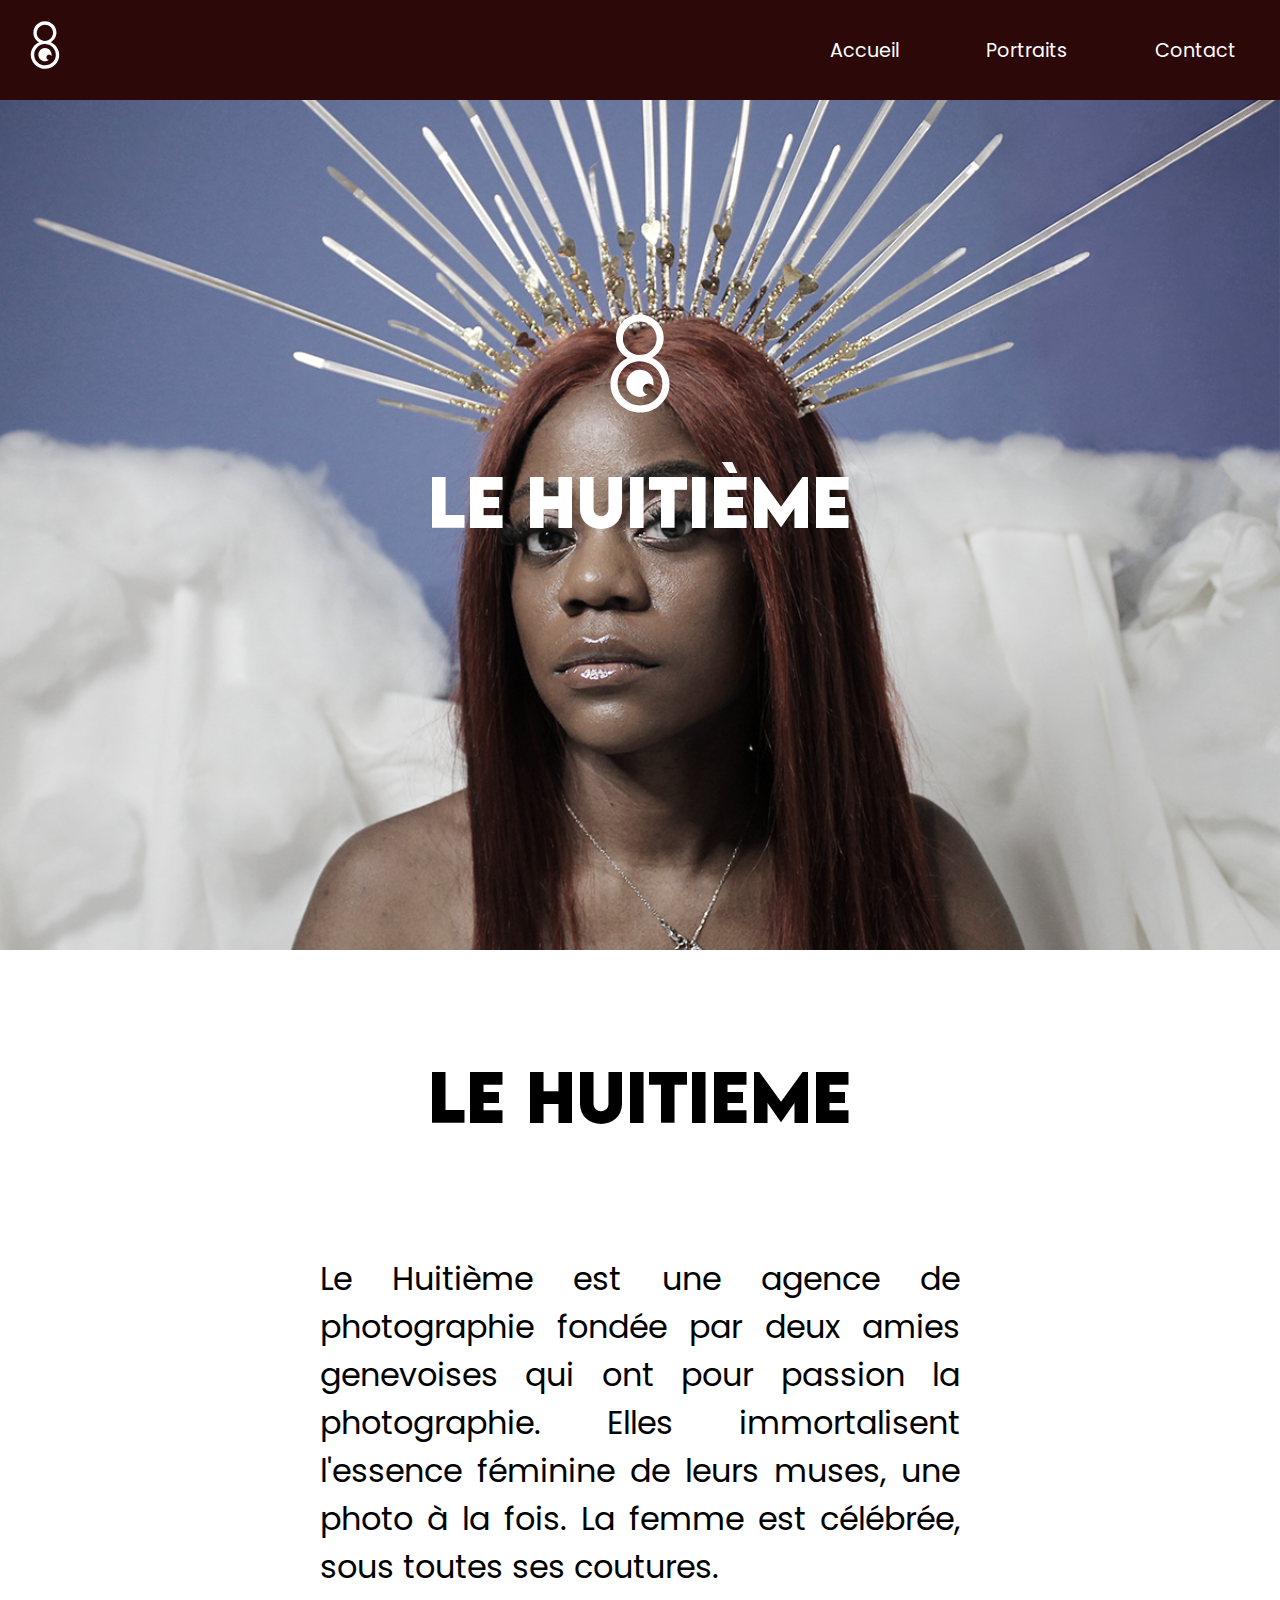
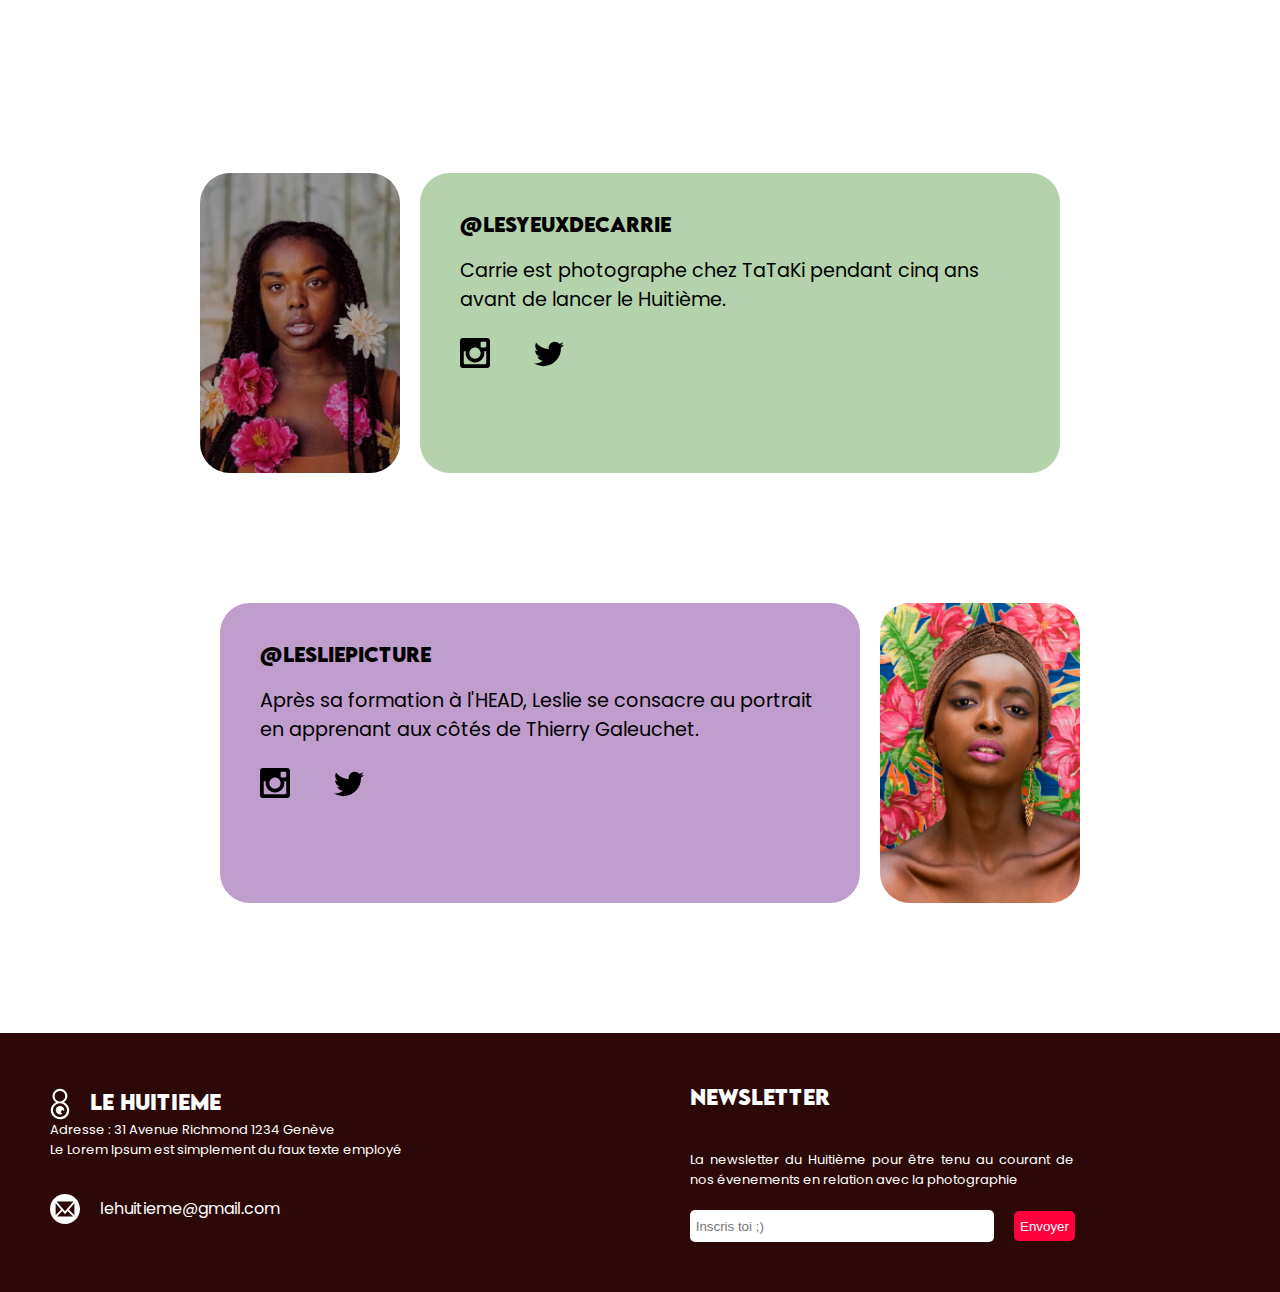
<file: index.html>
<!DOCTYPE html>
<html lang="fr">

<head>
    <meta charset="UTF-8">
    <meta http-equiv="X-UA-Compatible" content="IE=edge">
    <meta name="viewport" content="width=device-width, initial-scale=1.0">
    <meta name="description"
        content="Le Huitième est un studio photo situé à Genève spécialisé en portraits pour femmes. Original et innovant, chaque séance est pensée avec le sujet et lui crée un univers propre à lui. Voir galerie.">
    <meta name="keywords"
        content="photo, photos, photography, photographie, headshot, headshots, portrait, portraits, photo studio, studio photo, shoot, Genève photo">
    <link rel="stylesheet" href="style.css">
    <link rel="preconnect" href="https://fonts.gstatic.com">
    <link href="https://fonts.googleapis.com/css2?family=Poppins:wght@400;500&display=swap" rel="stylesheet">
    <link rel="shortcut icon" href="img/favicon.png" type="image/x-icon">
    <title>Accueil | le Huitième</title>
</head>

<body>

    <!--Header-->
    <header class="header">
        <div class="main-nav">
            <div class="main-nav__logo">
                <a href="index.html"><img id="logo" src="img/logo-8w.svg" alt="logo du Huitième composé d'un huit avec un objectif sur la partie inférieure"></a>
            </div>
            <div class="mobile-menu mobile">
                <a href="javascript:void(0);" onclick="myClick()">
                    <svg version="1.1" xmlns="http://www.w3.org/2000/svg" xmlns:xlink="http://www.w3.org/1999/xlink" width="16" height="16" viewBox="0 0 16 16">
                        <path d="M1 3h14v3h-14zM1 7h14v3h-14zM1 11h14v3h-14z"></path>
                    </svg> 
                </a>      
            </div>
            <ul class="main-nav__list desktop">
                <li class="main-nav__item"><a class="main-nav__link" href="index.html">Accueil</a></li>
                <li class="main-nav__item"><a class="main-nav__link" href="galerie.html">Portraits</a></li>
                <li class="main-nav__item"><a class="main-nav__link" href="contact.html">Contact</a></li>
            </ul>
        </div>
    </header>
    <section class="mobile-nav mobile" id="selection-zbi">
        <div class="mobil-nav_container mobile">
            <ul class="mobile-nav__list mobile">
                <li class="mobile-nav__item"><svg version="1.1" xmlns="http://www.w3.org/2000/svg" xmlns:xlink="http://www.w3.org/1999/xlink" width="16" height="16" viewBox="0 0 16 16">
                    <path  d="M16 9.5l-3-3v-4.5h-2v2.5l-3-3-8 8v0.5h2v5h5v-3h2v3h5v-5h2z"></path>
                    </svg>
                    <a class="mobile-nav__link" href="index.html">Accueil</a></li>
                <li class="mobile-nav__item"><svg version="1.1" xmlns="http://www.w3.org/2000/svg" xmlns:xlink="http://www.w3.org/1999/xlink" width="18" height="16" viewBox="0 0 18 16">
                    <path  d="M17 2h-1v-1c0-0.55-0.45-1-1-1h-14c-0.55 0-1 0.45-1 1v12c0 0.55 0.45 1 1 1h1v1c0 0.55 0.45 1 1 1h14c0.55 0 1-0.45 1-1v-12c0-0.55-0.45-1-1-1zM2 3v10h-0.998c-0.001-0.001-0.001-0.001-0.002-0.002v-11.996c0.001-0.001 0.001-0.001 0.002-0.002h13.996c0.001 0.001 0.001 0.001 0.002 0.002v0.998h-12c-0.55 0-1 0.45-1 1v0zM17 14.998c-0.001 0.001-0.001 0.001-0.002 0.002h-13.996c-0.001-0.001-0.001-0.001-0.002-0.002v-11.996c0.001-0.001 0.001-0.001 0.002-0.002h13.996c0.001 0.001 0.001 0.001 0.002 0.002v11.996z"></path>
                    <path  d="M15 5.5c0 0.828-0.672 1.5-1.5 1.5s-1.5-0.672-1.5-1.5 0.672-1.5 1.5-1.5 1.5 0.672 1.5 1.5z"></path>
                    <path  d="M16 14h-12v-2l3.5-6 4 5h1l3.5-3z"></path>
                    </svg>
                    <a class="mobile-nav__link" href="galerie.html">Portraits</a></li>
                <li class="mobile-nav__item"><svg version="1.1" xmlns="http://www.w3.org/2000/svg" xmlns:xlink="http://www.w3.org/1999/xlink" width="16" height="16" viewBox="0 0 16 16">
                    <path  d="M13.333 0h-10.666c-1.467 0-2.667 1.2-2.667 2.667v10.666c0 1.468 1.2 2.667 2.667 2.667h10.666c1.467 0 2.667-1.199 2.667-2.667v-10.666c0-1.467-1.2-2.667-2.667-2.667zM13.333 2c0.125 0 0.243 0.036 0.344 0.099l-5.678 4.694-5.677-4.694c0.101-0.063 0.219-0.099 0.344-0.099h10.666zM2.667 14c-0.030 0-0.060-0.002-0.089-0.006l3.525-4.89-0.457-0.457-3.646 3.646v-9.549l6 7.256 6-7.256v9.549l-3.646-3.646-0.457 0.457 3.525 4.89c-0.029 0.004-0.059 0.006-0.088 0.006h-10.666z"></path>
                    </svg>
                    <a class="mobile-nav__link" href="contact.html">Contact</a></li>
            </ul>
        </div>

    </section>

    <!--Section-->
    <section class="homepage">
        <!--Slider-->
                <div class="zeubi-overflow">
                    <div class="slider">
                        <div class="slide-ana">
                            <div class="zeubi-img" style="background-image: url(img/Slide1.png)">
                            </div>
                            <div class="zeubi-img" style="background-image: url(img/Slide2.png)">
                            </div>
                            <div class="zeubi-img" style="background-image: url(img/Slide3.png)">
                            </div>
                            <div class="zeubi-img" style="background-image: url(img/Slide4.png)">
                            </div>
                        </div>
                    </div>
                </div>
                <div class="title-boss">
                    <div class="title-container_zeubi">
                        <img class="zeubi-criminal" src="img/logo-8w.svg" alt="logo du Huitième composé d'un huit avec un objectif sur la partie inférieure">
                        <h1>LE HUITIÈME</h1>
                    </div>
                </div>

        <!--About-->
        <div class="intro">
            <div class="intro-text">
                <h2 class="intro-text__title">LE HUITIEME</h2>
                <p class="intro-text__p">Le Huitième est une agence de photographie fondée par deux amies
                    genevoises qui ont pour passion la photographie.
                    Elles immortalisent l'essence féminine de leurs muses, une photo à la
                    fois.
                    La femme est célébrée, sous toutes ses coutures.</p>
            </div>
        </div>

        <div class="about">
            <!--About Carrie-->
            <div class="about-container">
                <div class="about-container__img carrie animation1">
                </div>
                <div class="about-container__text">
                    <h3 class="about-container__h3" >@LESYEUXDECARRIE</h3>
                    <p class="about-container__p" >Carrie est photographe chez
                        TaTaKi pendant cinq ans avant
                        de lancer le Huitième.</p>
                    <a class="about-container__icon" href="https://www.instagram.com/"><svg version="1.1" xmlns="http://www.w3.org/2000/svg" xmlns:xlink="http://www.w3.org/1999/xlink" width="16" height="16" viewBox="0 0 16 16">
                        <path  d="M14.5 0h-13c-0.825 0-1.5 0.675-1.5 1.5v13c0 0.825 0.675 1.5 1.5 1.5h13c0.825 0 1.5-0.675 1.5-1.5v-13c0-0.825-0.675-1.5-1.5-1.5zM11 2.5c0-0.275 0.225-0.5 0.5-0.5h2c0.275 0 0.5 0.225 0.5 0.5v2c0 0.275-0.225 0.5-0.5 0.5h-2c-0.275 0-0.5-0.225-0.5-0.5v-2zM8 5c1.656 0 3 1.344 3 3s-1.344 3-3 3c-1.656 0-3-1.344-3-3s1.344-3 3-3zM14 13.5v0c0 0.275-0.225 0.5-0.5 0.5h-11c-0.275 0-0.5-0.225-0.5-0.5v0-6.5h1.1c-0.066 0.322-0.1 0.656-0.1 1 0 2.762 2.237 5 5 5s5-2.238 5-5c0-0.344-0.034-0.678-0.1-1h1.1v6.5z"></path>
                        </svg></a>
                    <a class="about-container__icon" href="https://www.twitter.com/"><svg version="1.1" xmlns="http://www.w3.org/2000/svg" xmlns:xlink="http://www.w3.org/1999/xlink" width="16" height="16" viewBox="0 0 16 16">
                        <path  d="M16 3.538c-0.588 0.263-1.222 0.438-1.884 0.516 0.678-0.406 1.197-1.050 1.444-1.816-0.634 0.375-1.338 0.65-2.084 0.797-0.6-0.638-1.453-1.034-2.397-1.034-1.813 0-3.281 1.469-3.281 3.281 0 0.256 0.028 0.506 0.084 0.747-2.728-0.138-5.147-1.444-6.766-3.431-0.281 0.484-0.444 1.050-0.444 1.65 0 1.138 0.578 2.144 1.459 2.731-0.538-0.016-1.044-0.166-1.488-0.409 0 0.013 0 0.028 0 0.041 0 1.591 1.131 2.919 2.634 3.219-0.275 0.075-0.566 0.116-0.866 0.116-0.212 0-0.416-0.022-0.619-0.059 0.419 1.303 1.631 2.253 3.066 2.281-1.125 0.881-2.538 1.406-4.078 1.406-0.266 0-0.525-0.016-0.784-0.047 1.456 0.934 3.181 1.475 5.034 1.475 6.037 0 9.341-5.003 9.341-9.341 0-0.144-0.003-0.284-0.009-0.425 0.641-0.459 1.197-1.038 1.637-1.697z"></path>
                        </svg></a>
                </div>
            </div>
            <!--About Leslie-->
            <div class="about-container re">
                <div class="about-container__img leslie animation1">
                </div>
                <div class="about-container__text" id="zool">
                    <h3 class="about-container__h3" >@LESLIEPICTURE</h3>
                    <p class="about-container__p" >Après sa formation à
                        l'HEAD, Leslie se consacre au
                        portrait en apprenant aux côtés
                        de Thierry Galeuchet.</p>
                    <a class="about-container__icon" href="https://www.instagram.com/"><svg version="1.1" xmlns="http://www.w3.org/2000/svg" xmlns:xlink="http://www.w3.org/1999/xlink" width="16" height="16" viewBox="0 0 16 16">
                        <path d="M14.5 0h-13c-0.825 0-1.5 0.675-1.5 1.5v13c0 0.825 0.675 1.5 1.5 1.5h13c0.825 0 1.5-0.675 1.5-1.5v-13c0-0.825-0.675-1.5-1.5-1.5zM11 2.5c0-0.275 0.225-0.5 0.5-0.5h2c0.275 0 0.5 0.225 0.5 0.5v2c0 0.275-0.225 0.5-0.5 0.5h-2c-0.275 0-0.5-0.225-0.5-0.5v-2zM8 5c1.656 0 3 1.344 3 3s-1.344 3-3 3c-1.656 0-3-1.344-3-3s1.344-3 3-3zM14 13.5v0c0 0.275-0.225 0.5-0.5 0.5h-11c-0.275 0-0.5-0.225-0.5-0.5v0-6.5h1.1c-0.066 0.322-0.1 0.656-0.1 1 0 2.762 2.237 5 5 5s5-2.238 5-5c0-0.344-0.034-0.678-0.1-1h1.1v6.5z"></path>
                        </svg></a>
                    <a class="about-container__icon" href="https://www.twitter.com/"><svg version="1.1" xmlns="http://www.w3.org/2000/svg" xmlns:xlink="http://www.w3.org/1999/xlink" width="16" height="16" viewBox="0 0 16 16">
                        <path d="M16 3.538c-0.588 0.263-1.222 0.438-1.884 0.516 0.678-0.406 1.197-1.050 1.444-1.816-0.634 0.375-1.338 0.65-2.084 0.797-0.6-0.638-1.453-1.034-2.397-1.034-1.813 0-3.281 1.469-3.281 3.281 0 0.256 0.028 0.506 0.084 0.747-2.728-0.138-5.147-1.444-6.766-3.431-0.281 0.484-0.444 1.050-0.444 1.65 0 1.138 0.578 2.144 1.459 2.731-0.538-0.016-1.044-0.166-1.488-0.409 0 0.013 0 0.028 0 0.041 0 1.591 1.131 2.919 2.634 3.219-0.275 0.075-0.566 0.116-0.866 0.116-0.212 0-0.416-0.022-0.619-0.059 0.419 1.303 1.631 2.253 3.066 2.281-1.125 0.881-2.538 1.406-4.078 1.406-0.266 0-0.525-0.016-0.784-0.047 1.456 0.934 3.181 1.475 5.034 1.475 6.037 0 9.341-5.003 9.341-9.341 0-0.144-0.003-0.284-0.009-0.425 0.641-0.459 1.197-1.038 1.637-1.697z"></path>
                        </svg></a>
                </div>
            </div>
        </div>
    </section>


    <!--Footer-->
    <footer class="footer">
        <div class="footer-container">
            <div class="footer-container__body">
                <div class="zeubi">
                <img src="img/logo-8w.svg" alt="">
                <h3 class="footer-container__title">LE HUITIEME</h3>
                </div>
                <p class="footer-container__text">Adresse : 31 Avenue Richmond 1234 Genève<br>
                    Le Lorem Ipsum est simplement du faux texte employé  
                </p>
                <div class="footer-container__link">
                    <svg version="1.1" xmlns="http://www.w3.org/2000/svg" xmlns:xlink="http://www.w3.org/1999/xlink" width="16" height="16" viewBox="0 0 16 16">
                        <path fill="white" d="M8 0c-4.418 0-8 3.582-8 8s3.582 8 8 8 8-3.582 8-8-3.582-8-8-8zM4 4h8c0.143 0 0.281 0.031 0.409 0.088l-4.409 5.143-4.409-5.143c0.127-0.058 0.266-0.088 0.409-0.088zM3 11v-6c0-0.021 0.001-0.042 0.002-0.063l2.932 3.421-2.9 2.9c-0.023-0.083-0.034-0.17-0.034-0.258zM12 12h-8c-0.088 0-0.175-0.012-0.258-0.034l2.846-2.846 1.413 1.648 1.413-1.648 2.846 2.846c-0.083 0.023-0.17 0.034-0.258 0.034zM13 11c0 0.088-0.012 0.175-0.034 0.258l-2.9-2.9 2.932-3.421c0.001 0.021 0.002 0.042 0.002 0.063v6z"></path>
                    </svg>                        
                    <p>lehuitieme@gmail.com</p>
                </div>
            </div>
            <div class="footer-container__body">
                <h4 class="footer-container__title">NEWSLETTER</h4>
                <p class="footer-container__text">La newsletter du Huitième pour être tenu au courant de nos évenements en relation avec la photographie</p>
                <div class="footer-container__link">
                    <input type="text" id="email" name="email" placeholder=" Inscris toi ;)" >
                    <button type="button">Envoyer</button></div>
            </div>
        </div>
    </footer>

    <script src="index.js"></script>
    <script src="contactform.js"></script>
</body>

</html>
</file>
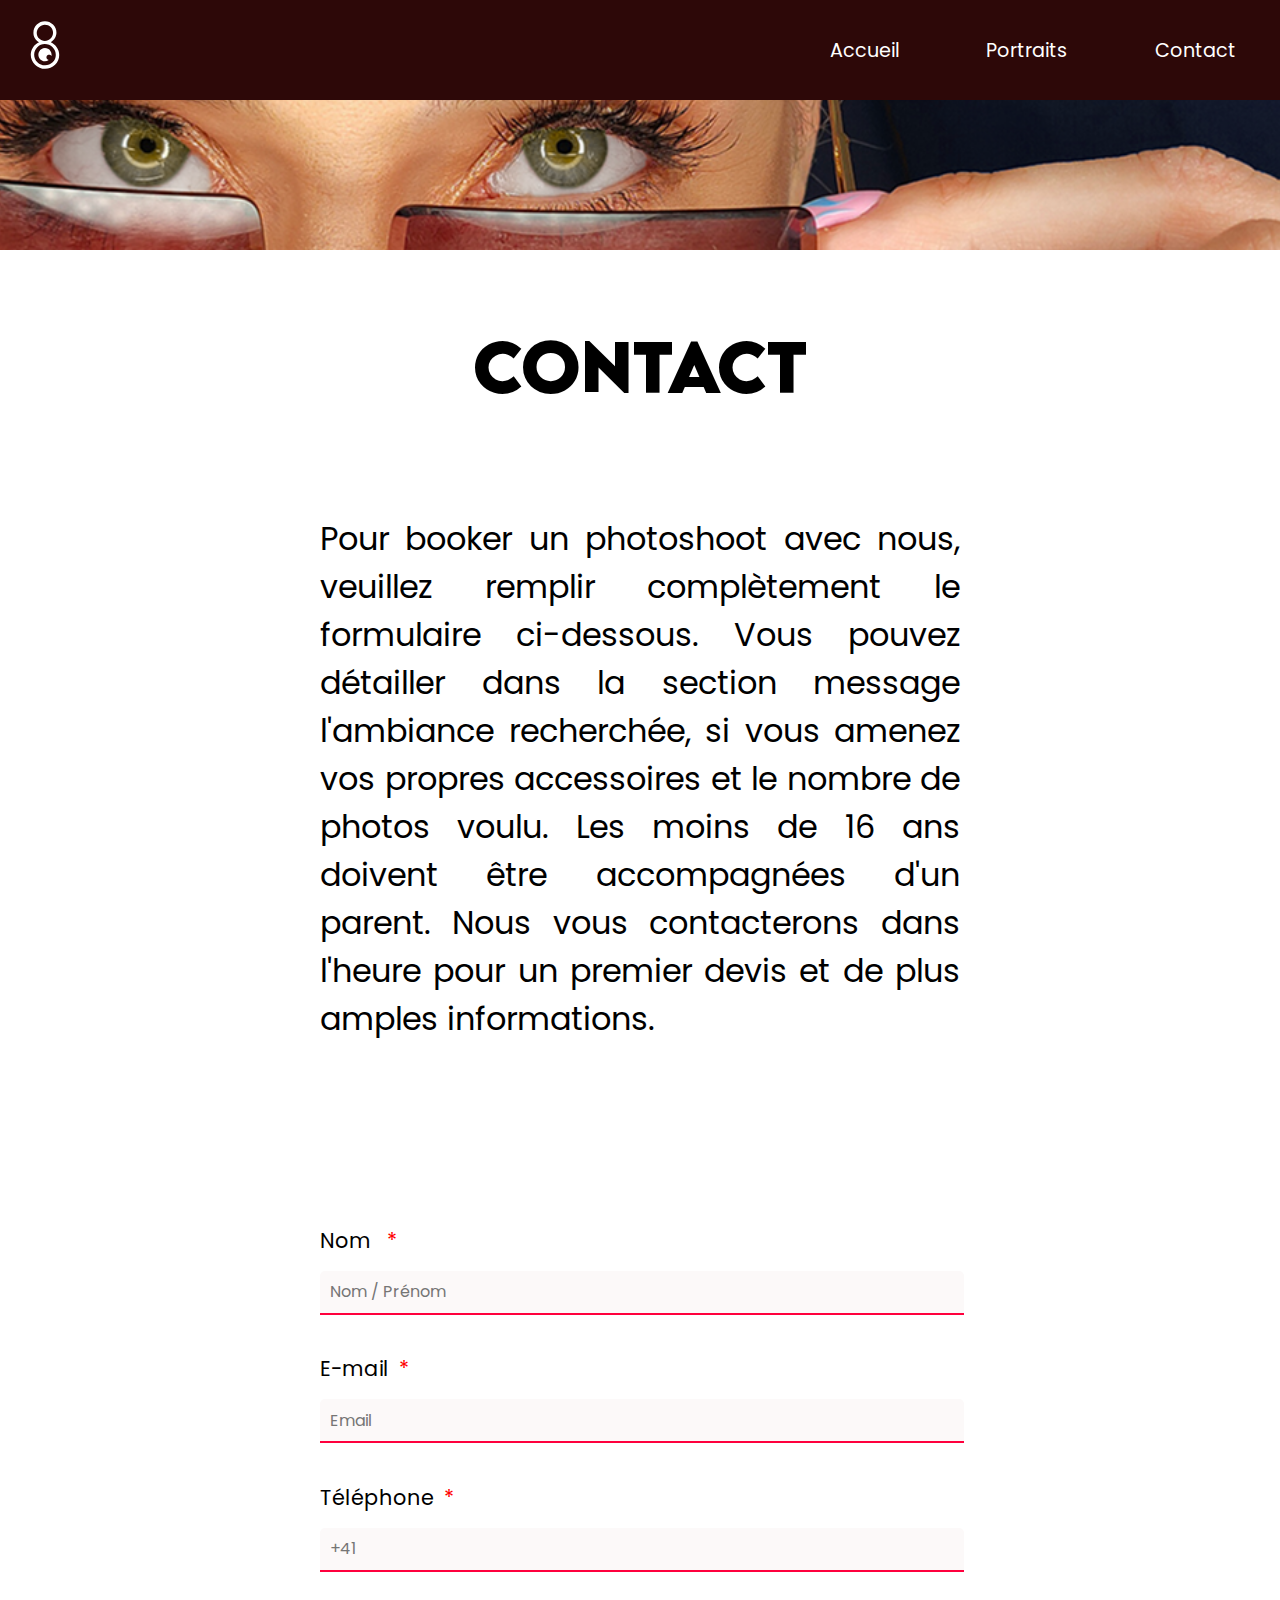
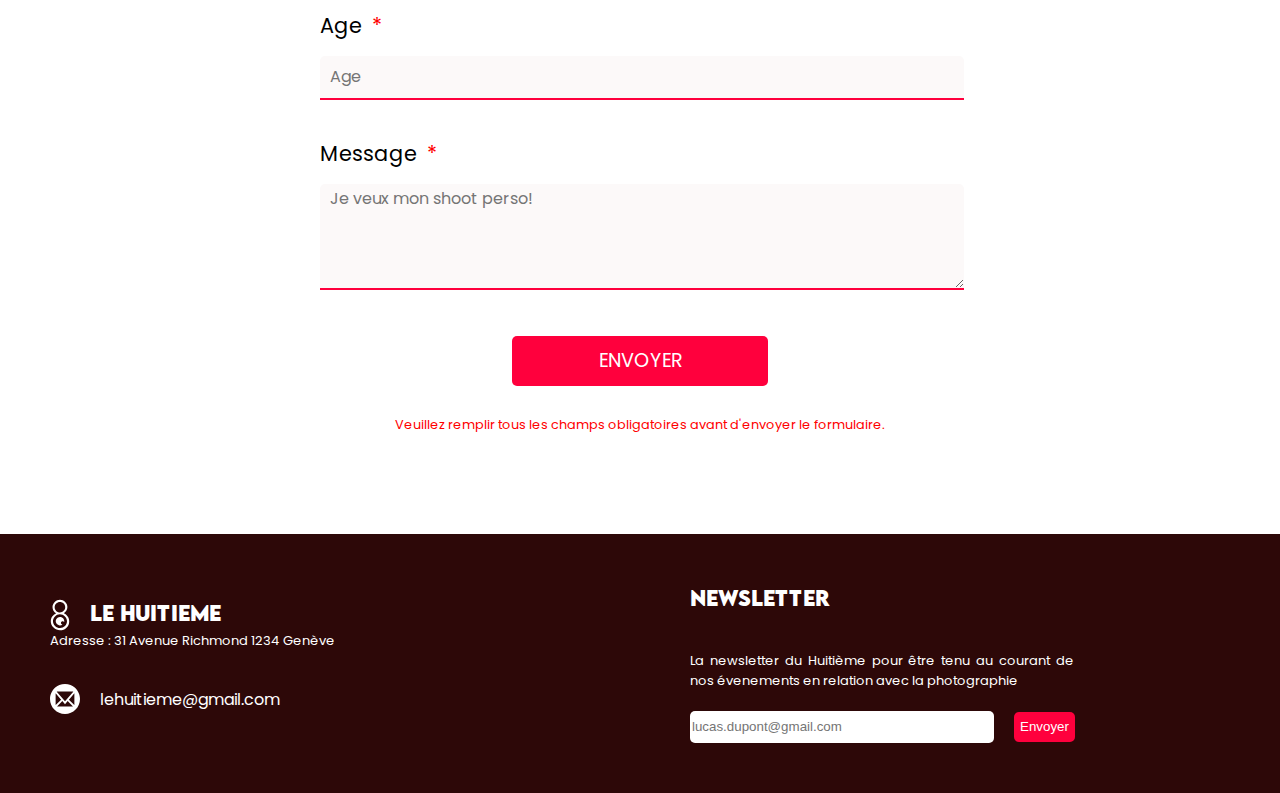
<file: contact.html>
<!DOCTYPE html>
<html lang="fr">

<head>
    <meta charset="UTF-8">
    <meta http-equiv="X-UA-Compatible" content="IE=edge">
    <meta name="viewport" content="width=device-width, initial-scale=1.0">
    <meta name="description"
        content="Le Huitième est un studio photo situé à Genève spécialisé en portraits pour femmes. Original et innovant, chaque séance est pensée avec le sujet et lui crée un univers propre à lui. Voir galerie.">
    <meta name="keywords"
        content="photo, photos, photography, photographie, headshot, headshots, portrait, portraits, photo studio, studio photo, shoot, Genève photo">
    <link rel="stylesheet" href="style.css"> 
    <link rel="shortcut icon" href="img/favicon.png" type="image/x-icon">
    <title>Accueil | le Huitième</title>
</head>

<body>

    <!--Header-->
    <header class="header">
        <div class="main-nav">
            <div class="main-nav__logo">
                <a href="index.html"><img id="logo" src="img/logo-8w.svg" alt="logo du Huitième composé d'un huit avec un objectif sur la partie inférieure"></a>
            </div>
            <div class="mobile-menu mobile">
                <a href="javascript:void(0);" onclick="myClick()">
                    <svg version="1.1" xmlns="http://www.w3.org/2000/svg" xmlns:xlink="http://www.w3.org/1999/xlink" width="16" height="16" viewBox="0 0 16 16">
                        <path d="M1 3h14v3h-14zM1 7h14v3h-14zM1 11h14v3h-14z"></path>
                    </svg> 
                </a>      
            </div>
            <ul class="main-nav__list desktop">
                <li class="main-nav__item"><a class="main-nav__link" href="index.html">Accueil</a></li>
                <li class="main-nav__item"><a class="main-nav__link" href="galerie.html">Portraits</a></li>
                <li class="main-nav__item"><a class="main-nav__link" href="contact.html">Contact</a></li>
            </ul>
        </div>
    </header>
    <section class="mobile-nav mobile" id="selection-zbi">
        <div class="mobil-nav_container mobile">
            <ul class="mobile-nav__list mobile">
                <li class="mobile-nav__item"><svg version="1.1" xmlns="http://www.w3.org/2000/svg" xmlns:xlink="http://www.w3.org/1999/xlink" width="16" height="16" viewBox="0 0 16 16">
                    <path  d="M16 9.5l-3-3v-4.5h-2v2.5l-3-3-8 8v0.5h2v5h5v-3h2v3h5v-5h2z"></path>
                    </svg>
                    <a class="mobile-nav__link" href="index.html">Accueil</a></li>
                <li class="mobile-nav__item"><svg version="1.1" xmlns="http://www.w3.org/2000/svg" xmlns:xlink="http://www.w3.org/1999/xlink" width="18" height="16" viewBox="0 0 18 16">
                    <path  d="M17 2h-1v-1c0-0.55-0.45-1-1-1h-14c-0.55 0-1 0.45-1 1v12c0 0.55 0.45 1 1 1h1v1c0 0.55 0.45 1 1 1h14c0.55 0 1-0.45 1-1v-12c0-0.55-0.45-1-1-1zM2 3v10h-0.998c-0.001-0.001-0.001-0.001-0.002-0.002v-11.996c0.001-0.001 0.001-0.001 0.002-0.002h13.996c0.001 0.001 0.001 0.001 0.002 0.002v0.998h-12c-0.55 0-1 0.45-1 1v0zM17 14.998c-0.001 0.001-0.001 0.001-0.002 0.002h-13.996c-0.001-0.001-0.001-0.001-0.002-0.002v-11.996c0.001-0.001 0.001-0.001 0.002-0.002h13.996c0.001 0.001 0.001 0.001 0.002 0.002v11.996z"></path>
                    <path  d="M15 5.5c0 0.828-0.672 1.5-1.5 1.5s-1.5-0.672-1.5-1.5 0.672-1.5 1.5-1.5 1.5 0.672 1.5 1.5z"></path>
                    <path  d="M16 14h-12v-2l3.5-6 4 5h1l3.5-3z"></path>
                    </svg>
                    <a class="mobile-nav__link" href="galerie.html">Portraits</a></li>
                <li class="mobile-nav__item"><svg version="1.1" xmlns="http://www.w3.org/2000/svg" xmlns:xlink="http://www.w3.org/1999/xlink" width="16" height="16" viewBox="0 0 16 16">
                    <path  d="M13.333 0h-10.666c-1.467 0-2.667 1.2-2.667 2.667v10.666c0 1.468 1.2 2.667 2.667 2.667h10.666c1.467 0 2.667-1.199 2.667-2.667v-10.666c0-1.467-1.2-2.667-2.667-2.667zM13.333 2c0.125 0 0.243 0.036 0.344 0.099l-5.678 4.694-5.677-4.694c0.101-0.063 0.219-0.099 0.344-0.099h10.666zM2.667 14c-0.030 0-0.060-0.002-0.089-0.006l3.525-4.89-0.457-0.457-3.646 3.646v-9.549l6 7.256 6-7.256v9.549l-3.646-3.646-0.457 0.457 3.525 4.89c-0.029 0.004-0.059 0.006-0.088 0.006h-10.666z"></path>
                    </svg>
                    <a class="mobile-nav__link" href="contact.html">Contact</a></li>
            </ul>
        </div>

    </section>

    <!--Section-->
    <section class="contact">
            <div class="parallax parallax-contact"></div>
            <div class="intro-text">
                <h1 class="intro-text__title" >CONTACT</h1>
                <P class="intro-text__p">Pour booker un photoshoot avec nous, veuillez remplir complètement le formulaire ci-dessous. 
                    Vous pouvez détailler dans la section message l'ambiance recherchée, si vous amenez vos propres accessoires et le nombre de photos voulu. 
                    Les moins de 16 ans doivent être accompagnées d'un parent.
                    Nous vous contacterons dans l'heure pour un premier devis et de plus amples informations.</P>
            </div>
            <div  class="form-container">
                <form class="form" id="form" action="">
                    
                    <div class="form-item">
                    <label for="inputName" class="form-item__p">Nom <span style="color: red;">*</span></label><br>
                    <input class="input" type="text"  onkeyup="validateName()" id="inputName"
                    placeholder="  Nom / Prénom" name="name" required style="width:100%;">
                    <div id="nom-help" class="form__msg"></div>
                    <small id="msgvalidationnom" class="form-text text-alert"></small>
                    </div>

                    <div class="form-item">
                    <label for="email" class="form-item__p">E-mail<span style="color: red;">*</span></label><br>
                    <input class="input" type="text" onkeyup="validateEmail()" id="inputEmail" placeholder="  Email" name="email"  required style="width:100%;">
                    <small id="msgvalidationemail" class="form-text text-alert"></small>
                    </div>

                    <div class="form-item">
                    <label for="telephone" class="form-item__p">Téléphone<span style="color: red;">*</span></label><br>
                    <input class="input" type="text" onkeyup="validatePhone()" id="inputPhone" name="tel" placeholder="  +41 " required  style="width:100%;">
                    <small id="msgvalidationphone" class="form-text text-alert"></small>
                    </div>

                    <div class="form-item">
                    <label for="age" class="form-item__p">Age<span style="color: red;">*</span></label><br>
                    <input class="input" type="number" min="0" onkeyup="validateAge()" id="inputAge" name="age" placeholder="  Age" required style="width:100%;">
                    <small id="msgvalidationage" class="form-text text-alert"></small>
                    </div>

                    <div class="form-item">
                    <label for="message" class="form-item__p">Message<span style="color: red;">*</span></label><br>
                    <textarea class="input" type="text" id="msg" name="msg" placeholder="  Je veux mon shoot perso!" required style="width:100%;height: 100px;"></textarea>
                    </div>
                    
                    <div class="zeubi-btn">
                    <button  class="submit-btn" type="submit" value="Submit">ENVOYER</button>
                    </div>
                    <div style="font-size: 0.8em; color: red;">Veuillez remplir tous les champs obligatoires avant d'envoyer le formulaire.</div>
                </form>
            </div>


    </section>


    <!--Footer-->
    <footer class="footer">
        <div class="footer-container">
            <div class="footer-container__body">
                <div class="zeubi">
                <img src="img/logo-8w.svg" alt="">
                <h3 class="footer-container__title">LE HUITIEME</h3>
                </div>
                <p class="footer-container__text">Adresse : 31 Avenue Richmond 1234 Genève</p>
                <div class="footer-container__link">
                    <svg version="1.1" xmlns="http://www.w3.org/2000/svg" xmlns:xlink="http://www.w3.org/1999/xlink" width="16" height="16" viewBox="0 0 16 16">
                        <path fill="white" d="M8 0c-4.418 0-8 3.582-8 8s3.582 8 8 8 8-3.582 8-8-3.582-8-8-8zM4 4h8c0.143 0 0.281 0.031 0.409 0.088l-4.409 5.143-4.409-5.143c0.127-0.058 0.266-0.088 0.409-0.088zM3 11v-6c0-0.021 0.001-0.042 0.002-0.063l2.932 3.421-2.9 2.9c-0.023-0.083-0.034-0.17-0.034-0.258zM12 12h-8c-0.088 0-0.175-0.012-0.258-0.034l2.846-2.846 1.413 1.648 1.413-1.648 2.846 2.846c-0.083 0.023-0.17 0.034-0.258 0.034zM13 11c0 0.088-0.012 0.175-0.034 0.258l-2.9-2.9 2.932-3.421c0.001 0.021 0.002 0.042 0.002 0.063v6z"></path>
                    </svg>                        
                    <p>lehuitieme@gmail.com</p>
                </div>
            </div>
            <div class="footer-container__body">
                <h4 class="footer-container__title">NEWSLETTER</h4>
                <p class="footer-container__text">La newsletter du Huitième pour être tenu au courant de nos évenements en relation avec la photographie</p>
                <div class="footer-container__link">
                    <input type="text" id="email" name="email" placeholder="lucas.dupont@gmail.com" >
                    <button onclick="zeubi()" type="button">Envoyer</button></div>
            </div>
        </div>
    </footer>

    <link href="https://fonts.googleapis.com/css2?family=Poppins:wght@400;500&display=swap" rel="stylesheet">
    <script src="contactform.js"></script>
</body>

</html>
</file>
<file: style.css>
.mobile {
  display: none;
}

.slider {
  width: 100%;
  height: 100vh;
  -webkit-filter: grayscale(0.6);
          filter: grayscale(0.6);
  -webkit-transition: 1s;
  transition: 1s;
}

.zeubi-overflow {
  position: absolute;
  z-index: -10;
  width: 100%;
  height: 100vh;
}

.intro-text {
  display: -webkit-box;
  display: -ms-flexbox;
  display: flex;
  -webkit-box-orient: vertical;
  -webkit-box-direction: normal;
      -ms-flex-direction: column;
          flex-direction: column;
  -webkit-box-align: center;
      -ms-flex-align: center;
          align-items: center;
  text-align: justify;
  padding-bottom: 150px;
}

.intro-text__title {
  text-align: center;
  font-size: clamp(5vw, 1em, 7vw);
  padding-top: 100px;
  padding-bottom: 30px;
  font-family: "Lemon/milk";
}

.intro-text__p {
  text-align: justify;
  width: 50%;
  font-size: 2em;
}

.title-boss {
  width: 100%;
  height: 100vh;
  display: -ms-grid;
  display: grid;
  place-items: center;
  -webkit-box-align: center;
      -ms-flex-align: center;
          align-items: center;
}

.title-container_zeubi {
  display: -webkit-box;
  display: -ms-flexbox;
  display: flex;
  -webkit-box-orient: vertical;
  -webkit-box-direction: normal;
      -ms-flex-direction: column;
          flex-direction: column;
  -webkit-box-align: center;
      -ms-flex-align: center;
          align-items: center;
}

.title-container_zeubi img {
  width: 5vw;
  min-width: 30px;
}

.title-container_zeubi h1 {
  color: white;
  font-size: clamp(2vw, 4em, 5vw);
  font-family: "Lemon/milk";
}

.about {
  width: 100%;
  height: 100%;
  display: -webkit-box;
  display: -ms-flexbox;
  display: flex;
  -webkit-box-orient: vertical;
  -webkit-box-direction: normal;
      -ms-flex-direction: column;
          flex-direction: column;
  -webkit-box-align: center;
      -ms-flex-align: center;
          align-items: center;
  -webkit-box-pack: justify;
      -ms-flex-pack: justify;
          justify-content: space-between;
}

.about-container {
  display: -webkit-box;
  display: -ms-flexbox;
  display: flex;
  padding-bottom: 100px;
}

.re {
  -webkit-box-orient: horizontal;
  -webkit-box-direction: reverse;
      -ms-flex-direction: row-reverse;
          flex-direction: row-reverse;
}

.about-container__img + .about-container__text {
  margin-left: 20px;
  margin-right: 20px;
  margin-bottom: 30px;
}

.about-container__img {
  border-radius: 30px;
  height: 300px;
  width: 25vw;
  max-width: 200px;
  min-width: 150px;
}

.leslie {
  background-image: url("img/artiste2.jpg");
  background-size: cover;
}

.carrie {
  background-image: url("img/artiste1cropped.jpg");
  background-size: cover;
  background-position: center;
}

.about-container__text {
  width: 50vw;
  height: 300px;
  background-color: #b4d3ac;
  border-radius: 30px;
}

#zool {
  background-color: #bf9dcc;
}

.slide-ana div {
  width: 100%;
  height: 100%;
  position: absolute;
  top: 50px;
  z-index: -10;
  -webkit-transition: all 5s;
  transition: all 5s;
  background-size: cover;
  background-position: center center;
  background-repeat: no-repeat;
}

.about-container__h3 {
  padding: 20px 40px 0px 40px;
  text-align: justify;
  font-family: "lemon/milk";
}

.about-container__icon {
  font-size: 2em;
  color: black;
  padding-left: 40px;
}

.about-container__icon svg {
  width: 30px;
  height: 30px;
  fill: black;
  -webkit-transition: 1s;
  transition: 1s;
}

.about-container__icon svg:hover {
  -webkit-transform: scale(1.1);
          transform: scale(1.1);
  fill: #ff9901;
}

.about-container__p {
  padding: 0px 40px 0px 40px;
  font-size: 1.2em;
}

.zeubi-criminal {
  -webkit-transition: 1s;
  transition: 1s;
}

.zeubi-criminal:hover {
  -webkit-transform: rotate(180deg);
          transform: rotate(180deg);
}

.animation1 {
  -webkit-animation: float 5s ease-in-out;
          animation: float 5s ease-in-out;
}

.footer {
  width: 100%;
  height: -webkit-max-content;
  height: -moz-max-content;
  height: max-content;
  background-color: #2d0808;
  color: white;
}

.footer-container {
  display: -webkit-box;
  display: -ms-flexbox;
  display: flex;
  -webkit-box-align: center;
      -ms-flex-align: center;
          align-items: center;
  -ms-flex-pack: distribute;
      justify-content: space-around;
}

.footer-container__body {
  width: 50%;
  height: auto;
  padding: 50px;
}

.zeubi {
  display: -webkit-box;
  display: -ms-flexbox;
  display: flex;
  width: -webkit-max-content;
  width: -moz-max-content;
  width: max-content;
}

.zeubi img + .footer-container__title {
  margin-left: 20px;
}

.zeubi img {
  width: 20px;
}

.zeubi h3 {
  margin: 0;
}

.footer-container__title {
  font-size: 20px;
  font-family: "Lemon/milk";
  margin: 0;
  margin-bottom: 40px;
}

.footer-container__text {
  text-align: justify;
  width: 30vw;
  font-size: 13px;
  margin: 0;
}

.footer-container__link {
  display: -webkit-box;
  display: -ms-flexbox;
  display: flex;
  -webkit-box-align: center;
      -ms-flex-align: center;
          align-items: center;
  height: -webkit-min-content;
  height: -moz-min-content;
  height: min-content;
  margin-top: 20px;
}

.footer-container__link input {
  max-width: 300px;
  width: 30vw;
  height: 30px;
  border-radius: 5px;
  border: none;
}

.footer-container__link button {
  height: 30px;
  background-color: #FF003D;
  color: white;
  border: none;
  border-radius: 5px;
  margin-left: 20px;
  -webkit-transition: 1s;
  transition: 1s;
}

.footer-container__link button:hover {
  -webkit-transform: scale(1.1);
          transform: scale(1.1);
}

.footer-container__link p {
  width: -webkit-min-content;
  width: -moz-min-content;
  width: min-content;
  padding-left: 20px;
}

.footer-container__link svg {
  width: 30px;
  height: 30px;
}

.parallax-contact {
  background-image: url("img/L01-zeubi.png");
}

.contact-text__title {
  padding-top: 7%;
  text-align: center;
  font-size: 5em;
}

.form-item__p {
  font-size: clamp(1.2em, 1.3em, 2vw);
}

.form {
  display: -webkit-box;
  display: -ms-flexbox;
  display: flex;
  -webkit-box-align: center;
      -ms-flex-align: center;
          align-items: center;
  -webkit-box-pack: center;
      -ms-flex-pack: center;
          justify-content: center;
  -webkit-box-orient: vertical;
  -webkit-box-direction: normal;
      -ms-flex-direction: column;
          flex-direction: column;
  margin: 0 auto;
  width: 100%;
  align-items: center;
  padding-bottom: 100px;
}

.form-text {
  color: green;
}

.form-item {
  width: 50vw;
  max-width: 700px;
  padding-bottom: 3%;
}

.input {
  height: 40px;
  font-size: 1em;
  font-family: "poppins";
  border-radius: 5px 5px 0px 0px;
  border: none;
  border-bottom: 2px solid #FF003D;
  background: #fcf9f9;
  -webkit-transition: 3s;
  transition: 3s;
  margin-top: 15px;
}

.input:hover {
  -webkit-box-shadow: 1px 3px 50px -21px;
          box-shadow: 1px 3px 50px -21px;
  -webkit-transform: scale(1.01);
          transform: scale(1.01);
}

.submit-btn {
  height: 50px;
  background-color: #FF003D;
  color: white;
  border: none;
  font-family: "poppins";
  border-radius: 5px;
  max-width: 300px;
  width: 20vw;
  min-width: 100px;
  margin-bottom: 30px;
  font-size: clamp(1.5vw, 1.5em, 1.3vw);
  -webkit-transition: 0.2s;
  transition: 0.2s;
}

.submit-btn:active {
  background-color: #f72b6f;
}

.parallax {
  width: 100%;
  height: 20vh;
  background-size: cover;
  background-repeat: no-repeat;
  background-position: center;
  position: relative;
  top: 70px;
  z-index: -1;
}

.parallax-portrait {
  background-image: url("img/B03-zeubi.png");
}

.filter-items {
  display: -webkit-box;
  display: -ms-flexbox;
  display: flex;
  -ms-flex-wrap: wrap;
      flex-wrap: wrap;
  -webkit-box-pack: start;
      -ms-flex-pack: start;
          justify-content: flex-start;
  height: -webkit-max-content;
  height: -moz-max-content;
  height: max-content;
  padding: 20px;
}

.item {
  padding: 7px 25px;
  font-size: 1em;
  font-weight: 500;
  background-color: #b8b8b8;
  color: #ffffff;
  border-radius: 15px;
  -webkit-box-shadow: 0px 4px 4px 0px #00000040;
          box-shadow: 0px 4px 4px 0px #00000040;
  -webkit-transition: all 0.3s ease;
  transition: all 0.3s ease;
  -ms-flex-item-align: auto;
      -ms-grid-row-align: auto;
      align-self: auto;
  height: -webkit-max-content;
  height: -moz-max-content;
  height: max-content;
  cursor: pointer;
}

.galerie {
  width: 100%;
  height: 100%;
  display: -webkit-box;
  display: -ms-flexbox;
  display: flex;
  -webkit-box-pack: center;
      -ms-flex-pack: center;
          justify-content: center;
}

.grid-box {
  margin-top: 150px;
  margin-bottom: 200px;
  -webkit-column-count: 4;
          column-count: 4;
  -webkit-column-gap: 10px;
          column-gap: 10px;
  row-gap: 20px;
  grid-auto-rows: auto;
}

.image {
  margin-bottom: 10px;
  cursor: pointer;
}

img {
  border-radius: 10%;
  width: 20vw;
}

span {
  margin-left: 10px;
  margin-bottom: 10px;
}

.active {
  color: white;
  background: #FAA638;
}

.image-box {
  width: 100%;
  display: -webkit-box;
  display: -ms-flexbox;
  display: flex;
  -webkit-box-pack: center;
      -ms-flex-pack: center;
          justify-content: center;
  padding-top: 50px;
  padding-bottom: 50px;
  height: -webkit-max-content;
  height: -moz-max-content;
  height: max-content;
  background-color: #fcf9f9;
  -webkit-box-shadow: inset -2px -7px 35px -8px rgba(0, 0, 0, 0.36);
          box-shadow: inset -2px -7px 35px -8px rgba(0, 0, 0, 0.36);
}

.icon {
  cursor: pointer;
}

.hide {
  display: none;
}

.show {
  display: block;
}

.header {
  position: fixed;
  top: 0;
  display: -webkit-box;
  display: -ms-flexbox;
  display: flex;
  width: 100%;
  height: 100px;
  background-color: #2d0808;
}

.main-nav {
  width: 100%;
  display: -webkit-box;
  display: -ms-flexbox;
  display: flex;
  -webkit-box-pack: justify;
      -ms-flex-pack: justify;
          justify-content: space-between;
}

.main-nav__logo {
  padding: 20px;
  width: 100%;
  height: -webkit-min-content;
  height: -moz-min-content;
  height: min-content;
}

.main-nav__logo img {
  width: 50px;
  height: 50px;
  -webkit-transition: 1s;
  transition: 1s;
}

#logo:hover {
  -webkit-transform: rotate(180deg);
          transform: rotate(180deg);
}

.main-nav__list {
  display: -webkit-box;
  display: -ms-flexbox;
  display: flex;
  height: inherit;
  -webkit-box-align: center;
      -ms-flex-align: center;
          align-items: center;
  width: 70%;
  -ms-flex-pack: distribute;
      justify-content: space-around;
  font-size: clamp(1.5vw, 1em, 1vw);
}

.main-nav__list a {
  color: white;
}

.main-nav__item {
  list-style-type: none;
}

.main-nav__link {
  text-decoration: none;
}

@media screen and (max-width: 768px) {
  .desktop {
    display: none;
  }
  .mobile {
    display: block;
  }
  .mobile-menu {
    width: -webkit-max-content;
    width: -moz-max-content;
    width: max-content;
    min-width: 100px;
    display: -ms-grid;
    display: grid;
    place-items: center;
  }
  .mobile-menu svg {
    fill: white;
    width: 30px;
    height: 100px;
  }
  .mobile-nav {
    padding: 150px 0px 0px 0px;
    height: 100%;
  }
  .mobile-nav__list {
    padding: 0px;
    display: -webkit-box;
    display: -ms-flexbox;
    display: flex;
    -webkit-box-align: center;
        -ms-flex-align: center;
            align-items: center;
    -ms-flex-pack: distribute;
        justify-content: space-around;
    -webkit-box-orient: vertical;
    -webkit-box-direction: normal;
        -ms-flex-direction: column;
            flex-direction: column;
  }
  .mobile-nav__list li {
    list-style: none;
  }
  #selection-zbi {
    display: none;
  }
  .mobile-nav__item {
    width: -webkit-max-content;
    width: -moz-max-content;
    width: max-content;
  }
  .mobile-nav__item li + svg {
    padding-left: 20px;
  }
  .mobile-nav__item li {
    list-style: none;
  }
  .mobile-nav__item a {
    text-decoration: none;
    color: #000000;
  }
  .mobile-nav__item a {
    color: white;
  }
  .mobile-nav__item {
    background: #FF003D;
    border-radius: 10px;
    height: -webkit-max-content;
    height: -moz-max-content;
    height: max-content;
    width: 90vw;
    color: white;
  }
  .mobile-nav__item svg {
    fill: white;
  }
  .mobile-nav__item:active {
    background: #fa6588;
    color: white;
  }
  .mobile-nav__item:active svg {
    fill: white;
  }
  .mobile-nav__list {
    margin: 0px;
    font-size: 20px;
    width: 100%;
    height: -webkit-max-content;
    height: -moz-max-content;
    height: max-content;
    text-align: center;
  }
  li {
    margin-bottom: 30px;
    padding-bottom: 10px;
    padding-top: 10px;
  }
  .footer-container {
    -webkit-box-orient: vertical;
    -webkit-box-direction: normal;
        -ms-flex-direction: column;
            flex-direction: column;
  }
  .about-container {
    -webkit-box-orient: vertical;
    -webkit-box-direction: normal;
        -ms-flex-direction: column;
            flex-direction: column;
    -webkit-box-align: center;
        -ms-flex-align: center;
            align-items: center;
  }
  .about-container__img {
    width: 50vw;
    height: 250px;
    max-width: 1100px;
    min-width: 300px;
    margin-bottom: 20px;
  }
  .leslie {
    background-size: cover;
    background-repeat: no-repeat;
    background-position: 0%;
  }
  .about-container__h3 {
    padding: 0px;
    padding-top: 20px;
    margin-bottom: 30px;
    -webkit-box-align: center;
        -ms-flex-align: center;
            align-items: center;
    -webkit-box-pack: center;
        -ms-flex-pack: center;
            justify-content: center;
    text-align: center;
    font-family: "lemon/milk";
  }
  .about-container__p {
    display: -webkit-box;
    display: -ms-flexbox;
    display: flex;
    -webkit-box-pack: center;
        -ms-flex-pack: center;
            justify-content: center;
    text-align: justify;
    margin: 10px;
    padding: 0px;
  }
  .about-container__icon {
    margin-left: 50vx;
  }
  .grid-box {
    margin-top: 150px;
    margin-bottom: 200px;
    -webkit-column-count: 3;
            column-count: 3;
    -webkit-column-gap: 10px;
            column-gap: 10px;
    row-gap: 20px;
    grid-auto-rows: auto;
  }
  img {
    width: 25vw;
  }
  .intro-text__p {
    font-size: 1em;
  }
  .about-container__h3 {
    padding-left: 1%;
    font-size: 1em;
  }
  .about-container__p {
    font-size: 1em;
    padding-left: 4%;
  }
  .about-container__text {
    min-width: 300px;
    height: 290px;
  }
}

* {
  scroll-behavior: smooth;
}

body {
  margin: 0;
  padding: 0;
  list-style-type: none;
  text-decoration: none;
  font-family: 'Poppins', sans-serif;
}

@font-face {
  font-family: "Lemon/milk";
  src: url(LEMONMILK-Bold.ttf);
}
/*# sourceMappingURL=style.css.map */
</file>
